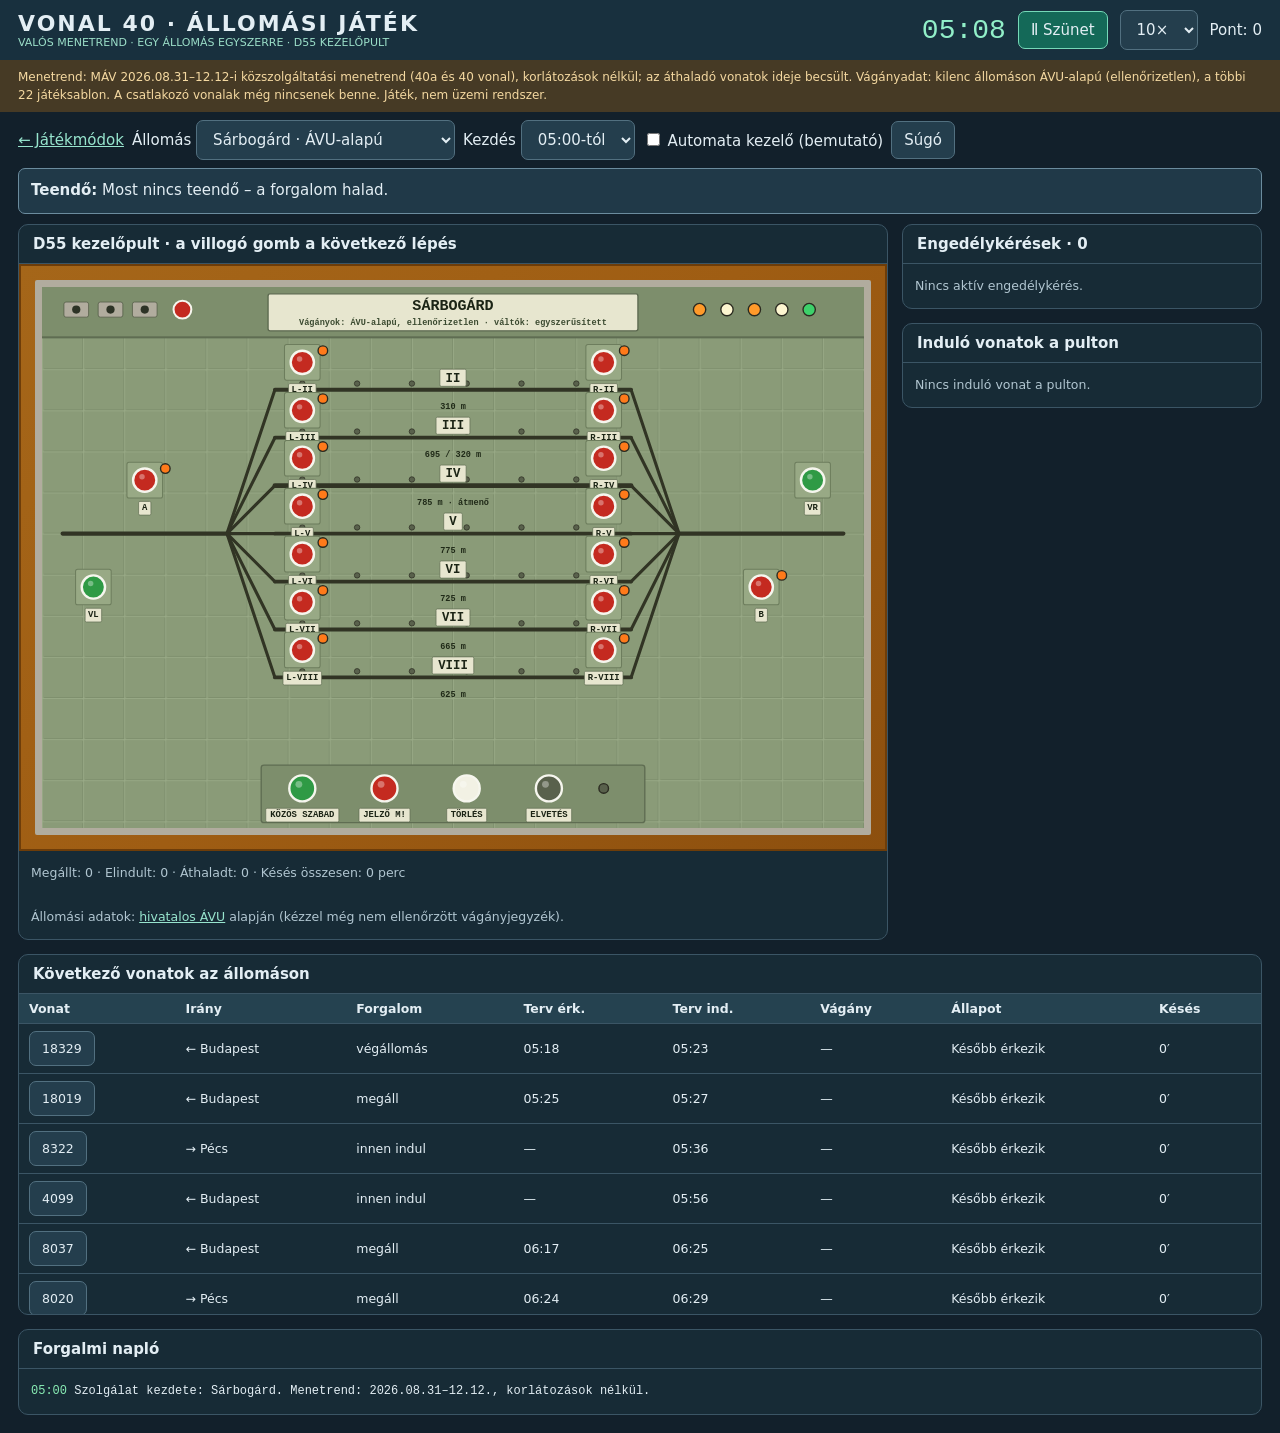
<file: allomas.html>
<!doctype html><html lang="hu"><head><meta charset="utf-8"><meta name="viewport" content="width=device-width,initial-scale=1"><title>VONAL 40 · Állomási játék</title><link rel="stylesheet" href="./style.css"><script defer src="./adatok.js"></script><script defer src="./allomas-motor.js"></script><script defer src="./pult.js"></script><script defer src="./allomas.js"></script></head><body class=""><header><div><div class="brand">VONAL 40 · ÁLLOMÁSI JÁTÉK</div><div class="tag">VALÓS MENETREND · EGY ÁLLOMÁS EGYSZERRE · D55 KEZELŐPULT</div></div><div class="grow"></div><div id="clock" class="clock">05:00</div><button id="play" class="primary">Ⅱ Szünet</button><select id="speed" aria-label="Időgyorsítás"><option value="1">1×</option><option value="5">5×</option><option value="10">10×</option><option value="30">30×</option><option value="60">60×</option></select><span>Pont: <span id="score">0</span></span></header>
<div class="warn">Menetrend: MÁV 2026.08.31–12.12-i közszolgáltatási menetrend (40a és 40 vonal), korlátozások nélkül; az áthaladó vonatok ideje becsült. Vágányadat: kilenc állomáson ÁVU-alapú (ellenőrizetlen), a többi 22 játéksablon. A csatlakozó vonalak még nincsenek benne. Játék, nem üzemi rendszer.</div>
<nav><a href="./index.html">← Játékmódok</a><label>Állomás <select id="station"></select></label><label>Kezdés <select id="start"></select></label><label><input id="auto" type="checkbox"> Automata kezelő (bemutató)</label><button onclick="document.getElementById('help').showModal()">Súgó</button></nav>
<div id="feedback" class="feedback" role="status" aria-live="polite"></div>
<main><section class="card"><h2>D55 kezelőpult · a villogó gomb a következő lépés</h2><div class="keys" id="keys"></div><div id="board" class="board"></div><div class="body small" id="stats"></div><div class="body small" id="src"></div></section>
<aside><section class="card"><h2>Engedélykérések · <span id="reqCount">0</span></h2><div id="requests" class="scroll"></div></section><section class="card" style="margin-top:14px"><h2>Induló vonatok a pulton</h2><div id="deps"></div></section></aside>
<section class="card full"><h2>Következő vonatok az állomáson</h2><div class="scroll"><table><thead><tr><th>Vonat</th><th>Irány</th><th>Forgalom</th><th>Terv érk.</th><th>Terv ind.</th><th>Vágány</th><th>Állapot</th><th>Késés</th></tr></thead><tbody id="trains"></tbody></table></div></section>
<section class="card full"><h2>Forgalmi napló</h2><div class="body log" id="log"></div></section></main>
<dialog id="dlg" style="max-width:95vw;background:#172f3d;color:#e0edf3;border:1px solid #7299aa;border-radius:10px"><h2 id="dlgTitle"></h2><div id="dlgBody" class="scroll"></div><p><button onclick="this.closest('dialog').close()">Bezárás</button></p></dialog>
<dialog id="help" style="max-width:min(780px,95vw);background:#172f3d;color:#e0edf3;border:1px solid #7299aa;border-radius:10px"><h2>Egy vonat fogadása</h2><ol class="small"><li>A közeledő vonat szürke címkével jelenik meg a pult szélén, az engedélykérés a jobb oldali listában.</li><li><b>Engedély:</b> válaszd ki a fogadóvágányt, majd „Engedélyt adok”.</li><li><b>Vágányút:</b> a villogó kezdőgomb (A Budapest felől, B Pécs felől), majd a vágány túlsó végén lévő villogó gomb (A után R-vágány, B után L-vágány). A vágányút fehéren kivilágosodik.</li><li><b>Jelző szabadra:</b> nyomd meg újra a kezdőgombot. A lámpa zöld lesz, a vonat behalad.</li><li><b>Kijárat:</b> a vágány kijárati gombja (R- jobbra, L- balra), a zöld célgomb (VR/VL), majd a kijárati gomb újra.</li><li>Alsó sor: KÖZÖS SZABAD, JELZŐ M! (megállj), TÖRLÉS (időzített oldás), ELVETÉS – nyomd meg a gombot, majd a jelzőt. Áthaladó vonatnak a bejárati és a kijárati vágányút is kell.</li></ol><p><button onclick="this.closest('dialog').close()">Bezárás</button></p></dialog></body></html>
</file>
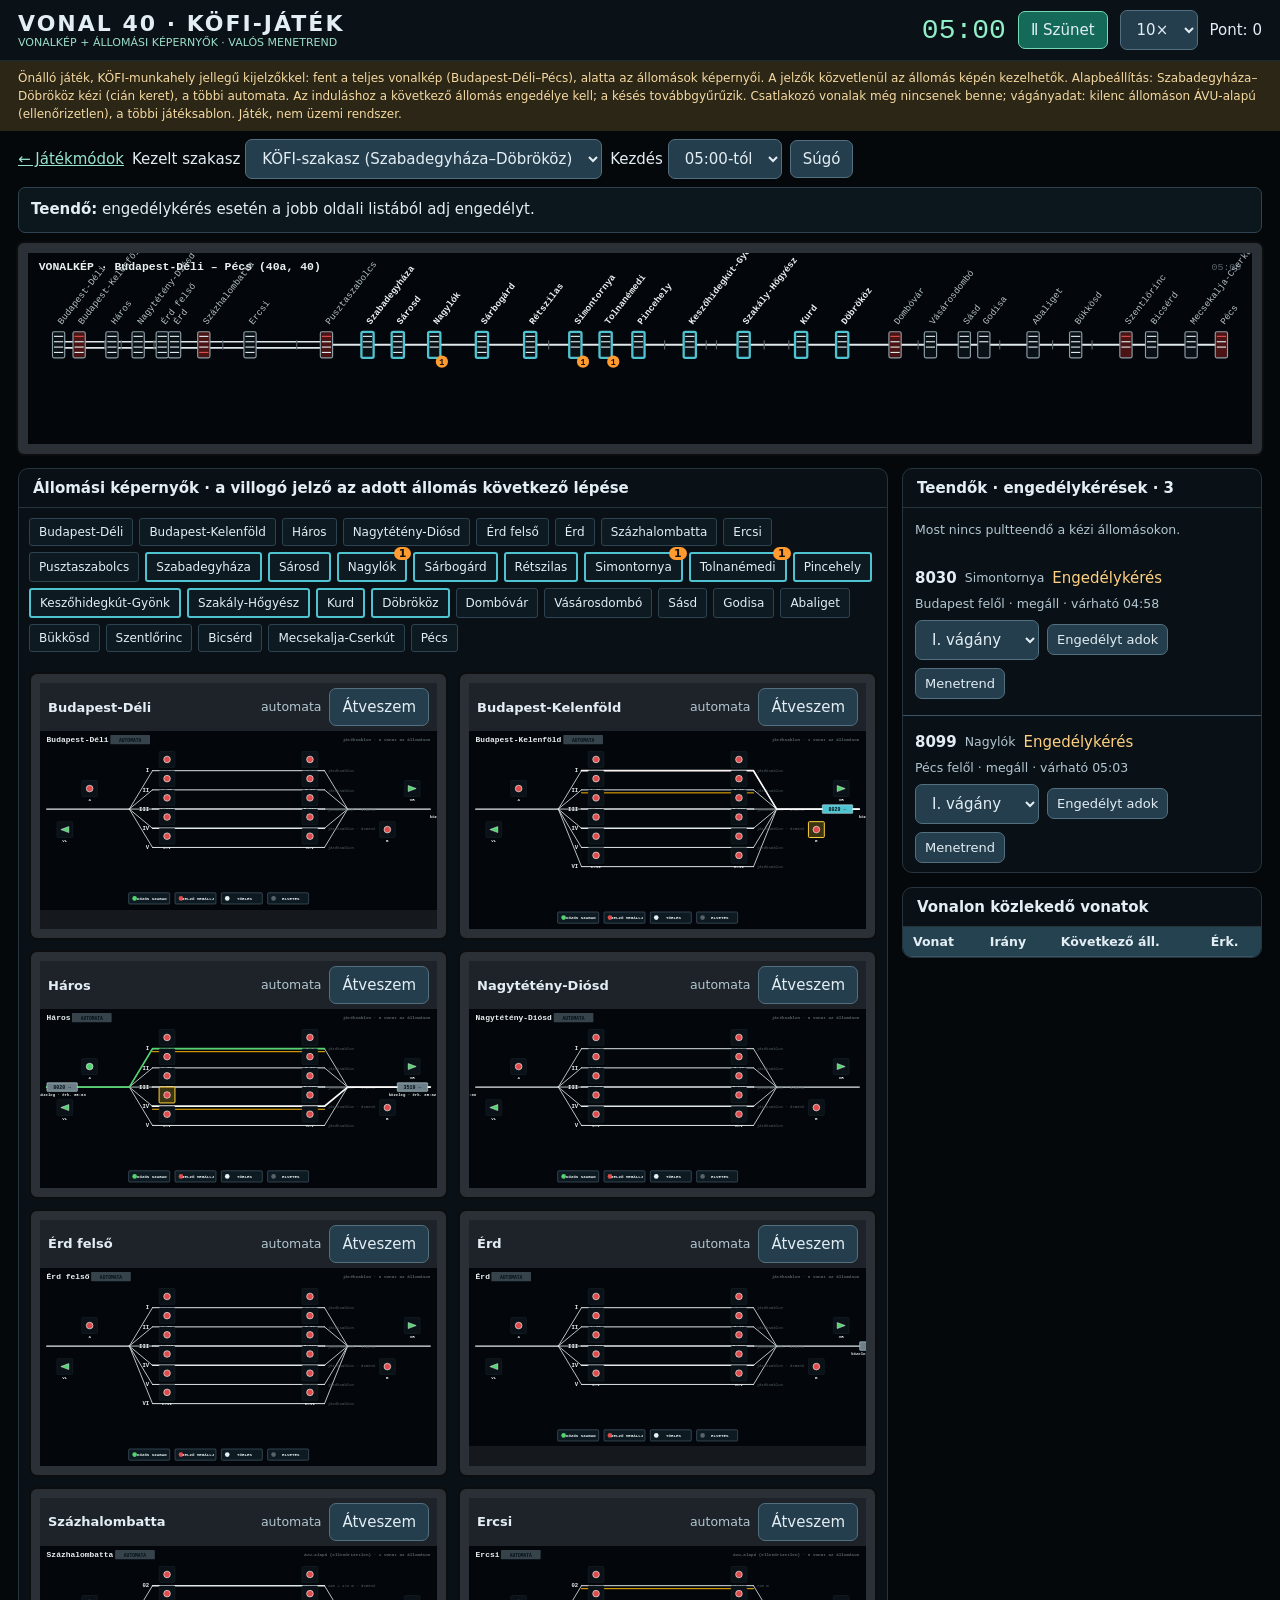
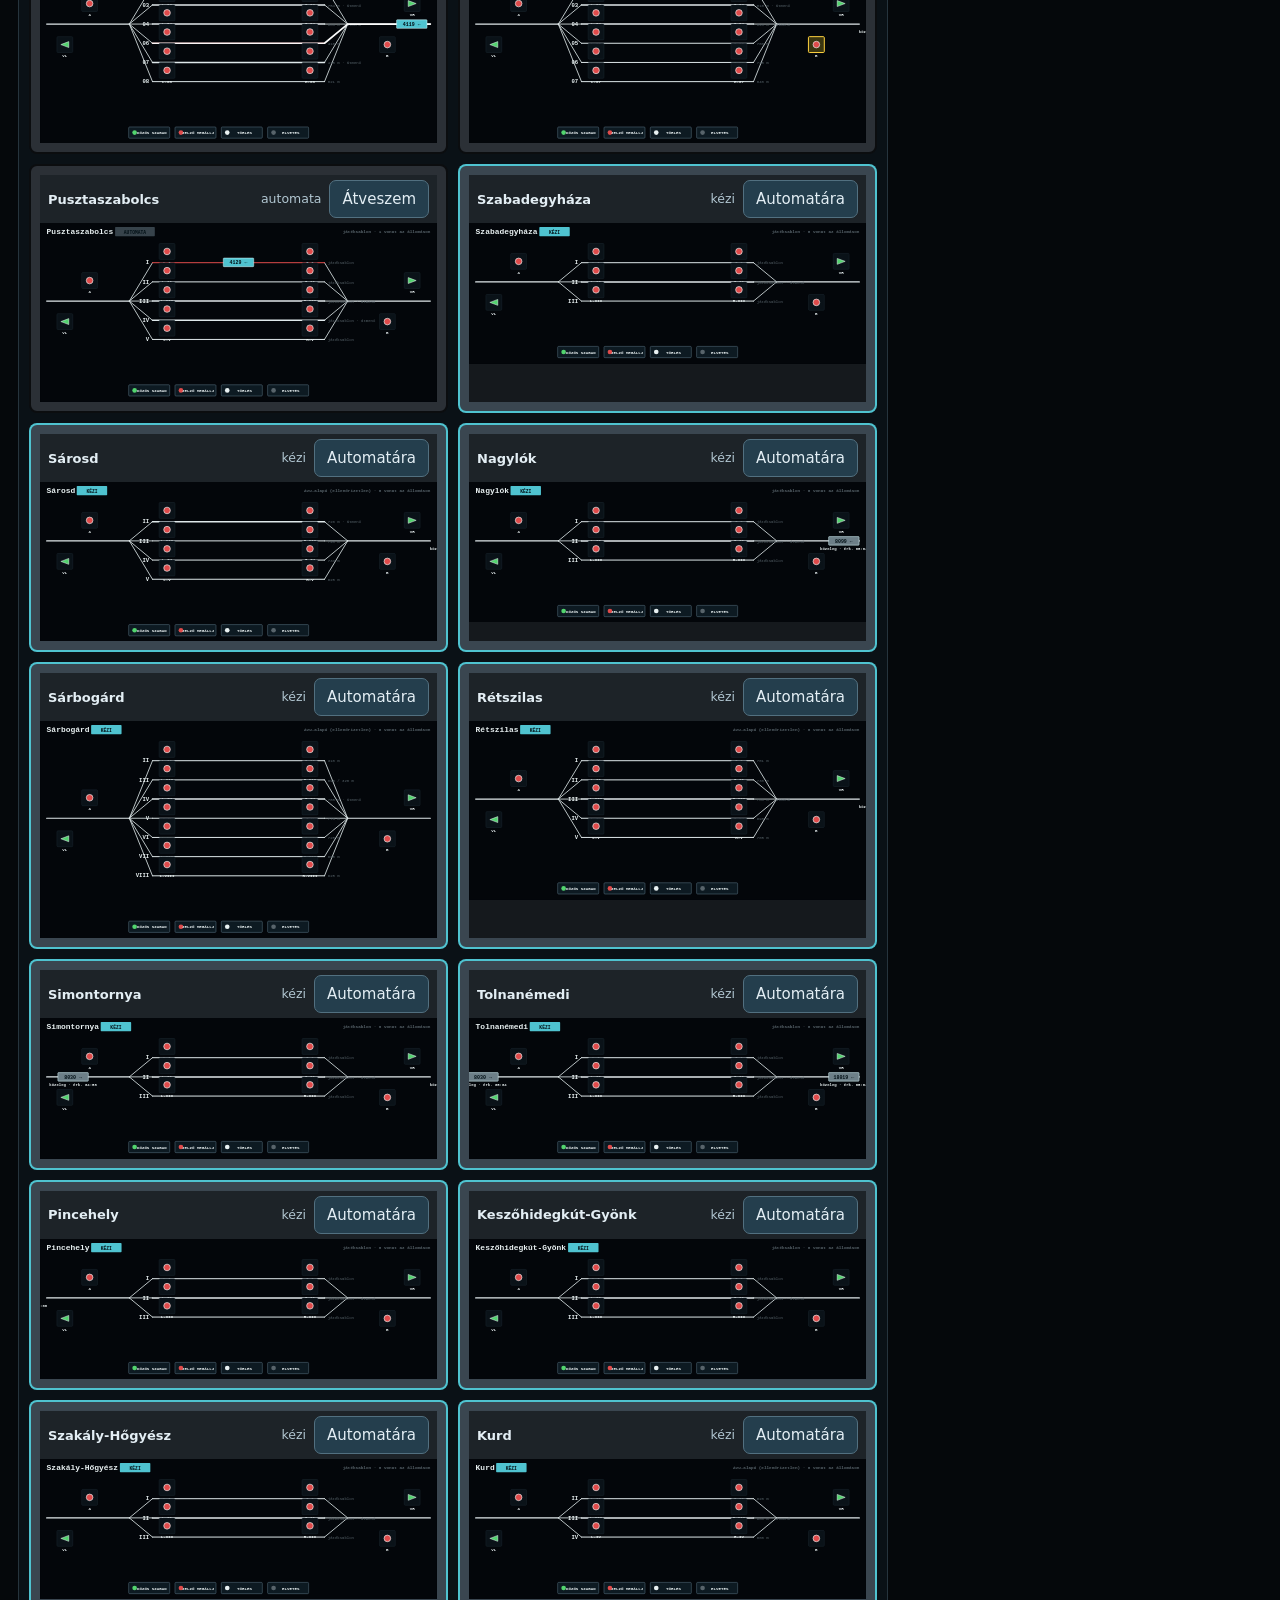
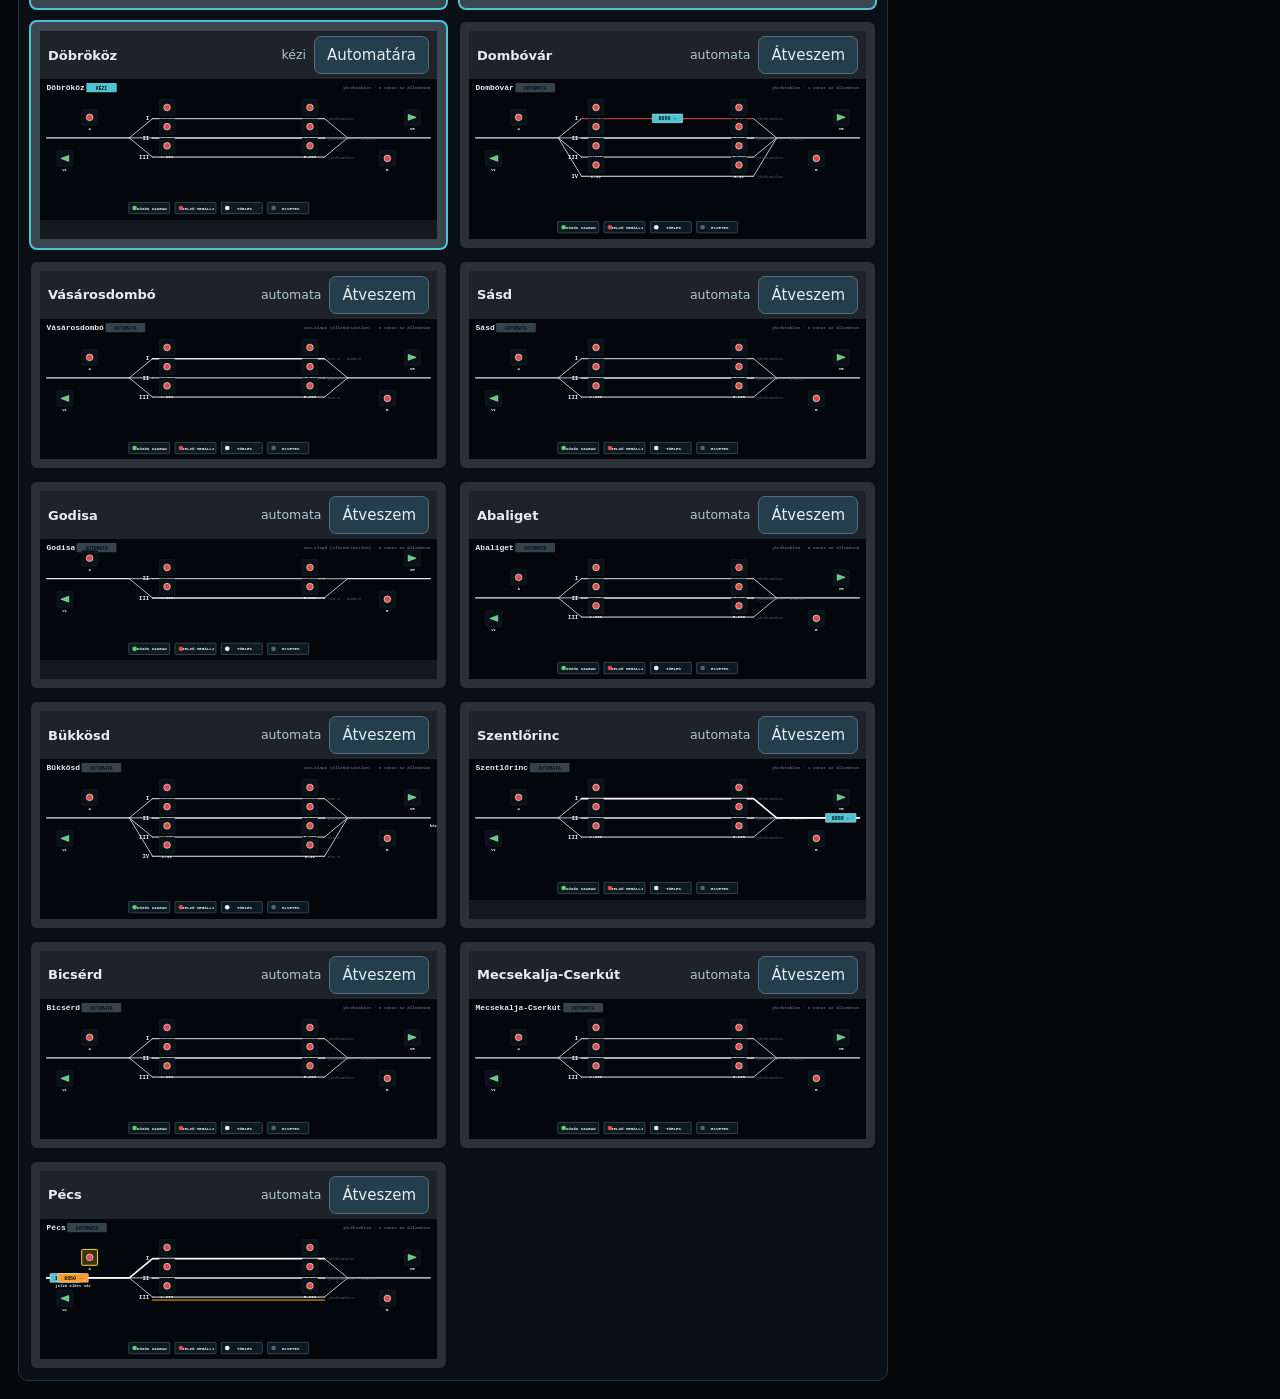
<file: kofi.html>
<!doctype html><html lang="hu"><head><meta charset="utf-8"><meta name="viewport" content="width=device-width,initial-scale=1"><title>VONAL 40 · KÖFI-játék</title><link rel="stylesheet" href="./style.css"><script defer src="./adatok.js"></script><script defer src="./allomas-motor.js"></script><script defer src="./pult.js"></script><script defer src="./kofi.js"></script></head><body class="kofi"><header><div><div class="brand">VONAL 40 · KÖFI-JÁTÉK</div><div class="tag">VONALKÉP + ÁLLOMÁSI KÉPERNYŐK · VALÓS MENETREND</div></div><div class="grow"></div><div id="clock" class="clock">05:00</div><button id="play" class="primary">Ⅱ Szünet</button><select id="speed" aria-label="Időgyorsítás"><option value="1">1×</option><option value="5">5×</option><option value="10">10×</option><option value="30">30×</option><option value="60">60×</option></select><span>Pont: <span id="score">0</span></span></header>
<div class="warn">Önálló játék, KÖFI-munkahely jellegű kijelzőkkel: fent a teljes vonalkép (Budapest-Déli–Pécs), alatta az állomások képernyői. A jelzők közvetlenül az állomás képén kezelhetők. Alapbeállítás: Szabadegyháza–Döbrököz kézi (cián keret), a többi automata. Az induláshoz a következő állomás engedélye kell; a késés továbbgyűrűzik. Csatlakozó vonalak még nincsenek benne; vágányadat: kilenc állomáson ÁVU-alapú (ellenőrizetlen), a többi játéksablon. Játék, nem üzemi rendszer.</div>
<nav><a href="./index.html">← Játékmódok</a><label>Kezelt szakasz <select id="scope"><option value="kofi">KÖFI-szakasz (Szabadegyháza–Döbrököz)</option><option value="all">Minden állomás kézzel</option><option value="auto">Minden automata (bemutató)</option></select></label><label>Kezdés <select id="start"></select></label><button onclick="document.getElementById('help').showModal()">Súgó</button></nav>
<div id="feedback" class="feedback" role="status" aria-live="polite"></div>
<div id="wall" class="wall"></div>
<main><section class="card"><h2>Állomási képernyők · a villogó jelző az adott állomás következő lépése</h2><div class="chips" id="chips"></div><div class="keys" id="keys"></div><div class="grid" id="grid"></div></section>
<aside class="sticky"><section class="card"><h2>Teendők · engedélykérések · <span id="reqCount">0</span></h2><div id="todo" class="body small"></div><div id="requests" class="scroll"></div></section><section class="card" style="margin-top:14px"><h2>Vonalon közlekedő vonatok</h2><div class="scroll" style="max-height:230px"><table><thead><tr><th>Vonat</th><th>Irány</th><th>Következő áll.</th><th>Érk.</th></tr></thead><tbody id="online"></tbody></table></div></section></aside></main>
<dialog id="dlg" style="max-width:95vw;background:#172f3d;color:#e0edf3;border:1px solid #7299aa;border-radius:10px"><h2 id="dlgTitle"></h2><div id="dlgBody" class="scroll"></div><p><button onclick="this.closest('dialog').close()">Bezárás</button></p></dialog>
<dialog id="help" style="max-width:min(780px,95vw);background:#172f3d;color:#e0edf3;border:1px solid #7299aa;border-radius:10px"><h2>KÖFI-kezelés</h2><ol class="small"><li>A vonalkép tetején az egész vonal látszik: piros állomás = vonat áll benne, narancs szám = engedélykérés, cián keret = kézzel kezelt állomás. Kattints egy állomásra, és az állomás képernyőjére ugrik.</li><li>Az engedélykérések jobb oldalon gyűlnek: válaszd ki a fogadóvágányt, majd „Engedélyt adok”.</li><li>A vágányutat és a jelzőt az állomás képernyőjén állítod: villogó kezdő jelző (piros pont), villogó cél, majd a kezdő jelző újra. A beállított vágányút fehér, a szabad jelzésű zöld, a foglalt vágány piros.</li><li>Indítás előtt a következő állomásnak engedélyt kell adnia; egyvágányú szakaszon (Pusztaszabolcstól) nem indulhat szembejövő vonat elé.</li></ol><p><button onclick="this.closest('dialog').close()">Bezárás</button></p></dialog></body></html>
</file>
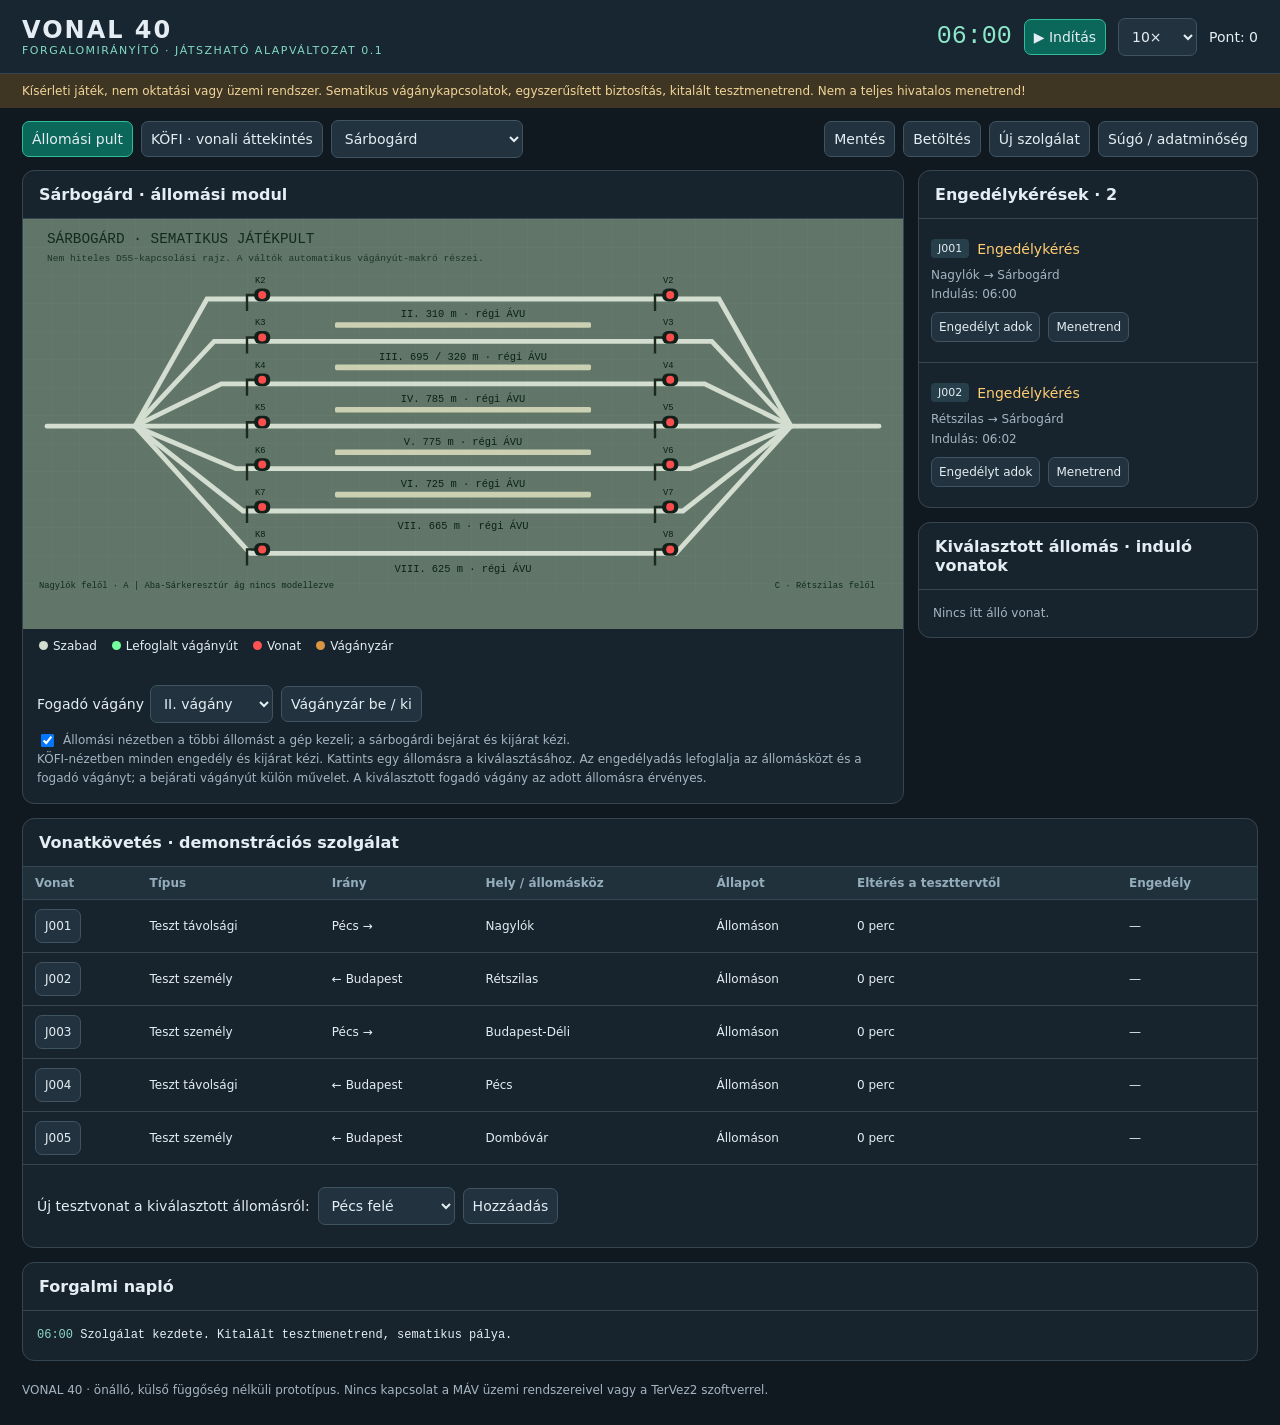
<file: Vonal40-jatek.html>
<!doctype html><html lang="hu"><head><meta charset="utf-8"><meta name="viewport" content="width=device-width,initial-scale=1"><title>VONAL 40 · Forgalomirányító játék</title><style>*{box-sizing:border-box}body{margin:0;background:#101820;color:#e4edf3;font:14px system-ui,-apple-system,Segoe UI,sans-serif}button,select,input{font:inherit;color:inherit;background:#22333f;border:1px solid #405360;border-radius:7px;padding:9px;cursor:pointer}button:hover{background:#344c5b}button:disabled{opacity:.35;cursor:not-allowed}button.active,.primary{background:#0c675b;border-color:#31bc9a}header{display:flex;align-items:center;gap:12px;padding:16px 22px;background:#172630;border-bottom:1px solid #354652;flex-wrap:wrap}.brand{font-size:24px;font-weight:750;letter-spacing:2px}.tag{font-size:11px;color:#83dac5;letter-spacing:1.5px}.spacer{flex:1}.clock{font:25px ui-monospace,monospace;color:#8ce6c9}.warn{padding:10px 22px;background:#3e3523;color:#f2d69b;font-size:12px}nav{display:flex;gap:8px;padding:12px 22px;align-items:center;flex-wrap:wrap}main{padding:0 22px 20px;display:grid;grid-template-columns:minmax(0,1fr) 340px;gap:14px}.card{border:1px solid #354652;background:#17242d;border-radius:12px;overflow:hidden}.card h2{font-size:16px;margin:0;padding:14px 16px;border-bottom:1px solid #354652}.body{padding:14px}.small{font-size:12px;color:#a4b5c2;line-height:1.6}.board{overflow:auto;background:#617669;min-height:410px}.board svg{display:block;min-width:850px;width:100%}.kofi{background:#07131d;overflow:auto;height:540px}.kofi svg{display:block;min-width:1000px;width:100%}svg text{font-family:ui-monospace,monospace}svg .click{cursor:pointer}.row{display:flex;gap:8px;align-items:center;flex-wrap:wrap;margin:8px 0}.pill{display:inline-block;padding:3px 7px;border-radius:4px;background:#273e4b;font-size:11px}.request{padding:12px;border-bottom:1px solid #354652}.request:last-child{border:0}.request button{font-size:12px;padding:7px}.green{color:#74e6b1}.amber{color:#ffcc73}.red{color:#ff8383}.full{grid-column:1/-1}.scroll{overflow:auto;max-height:330px}table{border-collapse:collapse;width:100%;font-size:12px}td,th{text-align:left;padding:9px 12px;border-bottom:1px solid #354652;white-space:nowrap}th{color:#93aeba;position:sticky;top:0;background:#20313c}a{color:#83dac5}details{margin:12px 0}summary{cursor:pointer}.log{font:12px ui-monospace,monospace;line-height:1.8;max-height:220px;overflow:auto}.legend{display:flex;gap:15px;padding:10px 16px;font-size:12px;flex-wrap:wrap}.dot{width:9px;height:9px;border-radius:50%;display:inline-block;margin-right:5px}.toast{position:fixed;bottom:20px;left:50%;transform:translateX(-50%);background:#283e49;border:1px solid #94b7bd;padding:14px 24px;border-radius:10px;z-index:9;max-width:90vw}dialog{background:#17242d;color:#e4edf3;border:1px solid #668391;border-radius:12px;width:750px;max-width:95vw;max-height:85vh}dialog::backdrop{background:#000b}#requests{max-height:410px;overflow:auto}label{display:flex;align-items:center;gap:6px}footer{padding:0 22px 25px}.info{padding:12px;background:#213744;border-radius:7px}.stat{color:#90d7c8} @media(max-width:1000px){main{grid-template-columns:1fr}header,nav{padding:12px}main{padding:0 12px 12px}.brand{font-size:20px}.board svg{min-width:900px}#requests{max-height:330px}}</style></head><body>
<header><div><div class="brand">VONAL 40</div><div class="tag">FORGALOMIRÁNYÍTÓ · JÁTSZHATÓ ALAPVÁLTOZAT 0.1</div></div><div class="spacer"></div><div id="clock" class="clock">06:00</div><button id="play" class="primary">▶ Indítás</button><select id="speed" aria-label="Időgyorsítás"><option value="1">1×</option><option value="10">10×</option><option value="30">30×</option><option value="60">60×</option><option value="120">120×</option></select><span>Pont: <span id="score">0</span></span></header>
<div class="warn">Kísérleti játék, nem oktatási vagy üzemi rendszer. Sematikus vágánykapcsolatok, egyszerűsített biztosítás, kitalált tesztmenetrend. Nem a teljes hivatalos menetrend!</div>
<nav><button id="stationTab" onclick="setView('station')">Állomási pult</button><button id="kofiTab" onclick="setView('kofi')">KÖFI · vonali áttekintés</button><select id="station" aria-label="Állomás"></select><div class="spacer"></div><button onclick="save()">Mentés</button><button onclick="load()">Betöltés</button><button onclick="reset()">Új szolgálat</button><button onclick="document.getElementById('help').showModal()">Súgó / adatminőség</button></nav>
<main><section class="card"><h2 id="title"></h2><div id="board" class="board"></div><div id="kofi" class="kofi" hidden></div><div class="legend"><span><i class="dot" style="background:#d3ddd0"></i>Szabad</span><span><i class="dot" style="background:#76ff9f"></i>Lefoglalt vágányút</span><span><i class="dot" style="background:#ff5252"></i>Vonat</span><span><i class="dot" style="background:#d89642"></i>Vágányzár</span></div><div class="body"><div class="row"><label>Fogadó vágány <select id="track"></select></label><button id="closeTrack">Vágányzár be / ki</button></div><label class="small"><input id="auto" type="checkbox" checked> Állomási nézetben a többi állomást a gép kezeli; a sárbogárdi bejárat és kijárat kézi.</label><div class="small">KÖFI-nézetben minden engedély és kijárat kézi. Kattints egy állomásra a kiválasztásához. Az engedélyadás lefoglalja az állomásközt és a fogadó vágányt; a bejárati vágányút külön művelet. A kiválasztott fogadó vágány az adott állomásra érvényes.</div></div></section>
<aside><section class="card"><h2>Engedélykérések · <span id="requestCount"></span></h2><div id="requests"></div></section><section class="card" style="margin-top:14px"><h2>Kiválasztott állomás · induló vonatok</h2><div id="local"></div></section></aside>
<section class="card full"><h2>Vonatkövetés · demonstrációs szolgálat</h2><div class="scroll"><table><thead><tr><th>Vonat</th><th>Típus</th><th>Irány</th><th>Hely / állomásköz</th><th>Állapot</th><th>Eltérés a teszttervtől</th><th>Engedély</th></tr></thead><tbody id="trains"></tbody></table></div><div class="body row"><span>Új tesztvonat a kiválasztott állomásról:</span><select id="direction"><option value="1">Pécs felé</option><option value="-1">Budapest felé</option></select><button id="add">Hozzáadás</button></div></section>
<section class="card full"><h2>Forgalmi napló</h2><div class="body log" id="log"></div></section></main>
<footer class="small">VONAL 40 · önálló, külső függőség nélküli prototípus. Nincs kapcsolat a MÁV üzemi rendszereivel vagy a TerVez2 szoftverrel.</footer><div id="toast" class="toast" hidden></div>
<dialog id="trainDialog"><h2 id="trainTitle"></h2><p class="small">Ezek játékhoz számított időpontok: 65 km/h modellsebességből és egyszerűsített megállási időkből készülnek. Nem használhatók utazástervezéshez.</p><div class="scroll"><table><thead><tr><th>Szolgálati hely</th><th>Terv érkezés</th><th>Terv indulás</th><th>Tény érkezés</th></tr></thead><tbody id="schedule"></tbody></table></div><p><button onclick="this.closest('dialog').close()">Bezárás</button></p></dialog>
<dialog id="help"><h2>Első szolgálat · használat</h2><ol><li>A szimuláció szünetben indul, Sárbogárd van kiválasztva. J001 Nagylók felől engedélyt kér.</li><li>Válassz fogadó vágányt (például IV.), majd kattints az „Engedélyt adok” gombra.</li><li>A „Bejárati vágányút” külön állítja a bejáratot. Enélkül a vonat a bejárati jelző előtt vár.</li><li>Indítsd az órát, próbaként 60× gyorsítással. A szomszédos állomás kijáratát állomási módban a gép kezeli.</li><li>Érkezés után a vonat legalább egy játékpercet áll. Ha Rétszilas megadta az engedélyt, a helyi „Kijárati vágányút / indítás” gombbal indíthatod tovább.</li><li>KÖFI módban az összes állomást te kezeled: a célállomás ad engedélyt, a kiindulási állomásról külön kijárat szükséges. A gépi kezelés ilyenkor nem működik.</li></ol>
<h3>Mi ellenőrzött és mi nem?</h3><p>Az útvonal helynevei és sorrendje nyilvános vonalleírásból származnak. A sárbogárdi II–VIII. vágányok számozása és feltüntetett hossza régi ÁVU-adat. A rajzi geometriát, váltókapcsolatokat, peronrajzot és jelzőfunkciókat nem hitelesítettük. A többi állomás háromvágányos játéksablont kapott, nem a valós vágányszámát.</p><p>Az ercsi régi nyomvonal szerepel. A gyors elkerülő külön ága, Iváncsa forgalmi kitérő, a csatlakozó vonalak, a teljes déli/kelenföldi vágányhálózat és a részletes térközök még hiányoznak. A megállóhelyek nem adnak engedélyt. Az északi kétvágányú szakaszon irányonként külön modell-állomásköz, délebbre közös egyvágányú kizárás van. Valós térközi követés helyett szakaszonként egy vonatot engedünk.</p><p>Sárbogárd teljes I–XVI. vágányhálózata nincs megépítve; itt csak II–VIII. játékbeli fogadóvágányok vannak. A K/V feliratok nem működő valós jelzőkiosztást jelentenek. Nincs tolatás, oldalvédelem, valós D55 nyomógombkezelés vagy többfogalmú jelzésrendszer. A vonatok pontszerűek, a vágányutak makrók. Ez játéklogika, nem vasúti biztonsági modell.</p><h3>Menetrendi állapot</h3><p>A J001 stb. azonosítók és időpontok kitalált tesztadatok. A teljes 2025–2026-os MÁV-menetrend nincs beépítve. A következő tartalmi lépés a 40a és 40 táblák naptárral ellenőrzött feldolgozása.</p>
<h3>Felhasznált források</h3><ul><li><a href="https://www.mavcsoport.hu/sites/default/files/upload/page/sarbogard.pdf" target="_blank" rel="noopener">MÁV: Sárbogárd ÁVU · 2015-ös dokumentum, 2019-es módosítási jelölések</a></li><li><a href="https://hu.wikipedia.org/wiki/Budapest%E2%80%93P%C3%A9cs-vas%C3%BAtvonal" target="_blank" rel="noopener">Budapest–Pécs-vasútvonal · helynevek és távolságok</a> · származtatott adatok, CC BY-SA, attribúció a szócikk szerzőinek</li><li><a href="https://www.mavcsoport.hu/mav-szemelyszallitas/belfoldi-utazas/2025-2026-evi-belfoldi-vasuti-menetrend" target="_blank" rel="noopener">MÁV menetrendi forrás · még nem importált</a></li></ul><p><button onclick="this.closest('dialog').close()">Bezárás</button></p></dialog>
<script>"use strict";
const STATIONS=[{"id": 0, "name": "Budapest-Déli", "km": -4, "control": true, "tracks": ["I", "II", "III"]}, {"id": 1, "name": "Budapest-Kelenföld", "km": 0, "control": true, "tracks": ["I", "II", "III"]}, {"id": 2, "name": "Budafok", "km": 5, "control": false, "tracks": []}, {"id": 3, "name": "Háros", "km": 6.4, "control": true, "tracks": ["I", "II", "III"]}, {"id": 4, "name": "Budatétény", "km": 8.2, "control": false, "tracks": []}, {"id": 5, "name": "Barosstelep", "km": 10.4, "control": false, "tracks": []}, {"id": 6, "name": "Nagytétény-Diósd", "km": 11.5, "control": true, "tracks": ["I", "II", "III"]}, {"id": 7, "name": "Érdliget", "km": 14.6, "control": false, "tracks": []}, {"id": 8, "name": "Érd felső", "km": 16.2, "control": true, "tracks": ["I", "II", "III"]}, {"id": 9, "name": "Érd", "km": 18.6, "control": true, "tracks": ["I", "II", "III"]}, {"id": 10, "name": "Százhalombatta", "km": 24.3, "control": true, "tracks": ["I", "II", "III"]}, {"id": 11, "name": "Dunai Finomító", "km": 28, "control": false, "tracks": []}, {"id": 12, "name": "Ercsi", "km": 33.3, "control": true, "tracks": ["I", "II", "III"]}, {"id": 13, "name": "Iváncsa", "km": 42.4, "control": false, "tracks": []}, {"id": 14, "name": "Pusztaszabolcs", "km": 48.2, "control": true, "tracks": ["I", "II", "III"]}, {"id": 15, "name": "Szabadegyháza", "km": 56.2, "control": true, "tracks": ["I", "II", "III"]}, {"id": 16, "name": "Sárosd", "km": 62.1, "control": true, "tracks": ["I", "II", "III"]}, {"id": 17, "name": "Nagylók", "km": 69.2, "control": true, "tracks": ["I", "II", "III"]}, {"id": 18, "name": "Sárbogárd", "km": 78.5, "control": true, "tracks": ["II", "III", "IV", "V", "VI", "VII", "VIII"]}, {"id": 19, "name": "Rétszilas", "km": 87.9, "control": true, "tracks": ["I", "II", "III"]}, {"id": 20, "name": "Sáregres", "km": 91.5, "control": false, "tracks": []}, {"id": 21, "name": "Simontornya", "km": 96.7, "control": true, "tracks": ["I", "II", "III"]}, {"id": 22, "name": "Tolnanémedi", "km": 102.6, "control": true, "tracks": ["I", "II", "III"]}, {"id": 23, "name": "Pincehely", "km": 109, "control": true, "tracks": ["I", "II", "III"]}, {"id": 24, "name": "Belecska", "km": 114.1, "control": false, "tracks": []}, {"id": 25, "name": "Keszőhidegkút-Gyönk", "km": 119, "control": true, "tracks": ["I", "II", "III"]}, {"id": 26, "name": "Szárazd", "km": 122.2, "control": false, "tracks": []}, {"id": 27, "name": "Regöly", "km": 124.2, "control": false, "tracks": []}, {"id": 28, "name": "Szakály-Hőgyész", "km": 129.5, "control": true, "tracks": ["I", "II", "III"]}, {"id": 29, "name": "Dúzs", "km": 133.5, "control": false, "tracks": []}, {"id": 30, "name": "Csibrák", "km": 138.3, "control": false, "tracks": []}, {"id": 31, "name": "Kurd", "km": 140.7, "control": true, "tracks": ["I", "II", "III"]}, {"id": 32, "name": "Döbrököz", "km": 148.7, "control": true, "tracks": ["I", "II", "III"]}, {"id": 33, "name": "Dombóvár", "km": 159, "control": true, "tracks": ["I", "II", "III"]}, {"id": 34, "name": "Kaposszekcső", "km": 163.5, "control": false, "tracks": []}, {"id": 35, "name": "Vásárosdombó", "km": 165.9, "control": true, "tracks": ["I", "II", "III"]}, {"id": 36, "name": "Sásd", "km": 172.5, "control": true, "tracks": ["I", "II", "III"]}, {"id": 37, "name": "Godisa", "km": 176.3, "control": true, "tracks": ["I", "II", "III"]}, {"id": 38, "name": "Szatina-Kishajmás", "km": 179.4, "control": false, "tracks": []}, {"id": 39, "name": "Abaliget", "km": 185.9, "control": true, "tracks": ["I", "II", "III"]}, {"id": 40, "name": "Hetvehely", "km": 189.7, "control": false, "tracks": []}, {"id": 41, "name": "Bükkösd", "km": 194.2, "control": true, "tracks": ["I", "II", "III"]}, {"id": 42, "name": "Cserdi-Helesfa", "km": 197.4, "control": false, "tracks": []}, {"id": 43, "name": "Szentlőrinc", "km": 204, "control": true, "tracks": ["I", "II", "III"]}, {"id": 44, "name": "Bicsérd", "km": 209, "control": true, "tracks": ["I", "II", "III"]}, {"id": 45, "name": "Mecsekalja-Cserkút", "km": 216.7, "control": true, "tracks": ["I", "II", "III"]}, {"id": 46, "name": "Pécs", "km": 222.6, "control": true, "tracks": ["I", "II", "III"]}];
const SB=STATIONS.findIndex(s=>s.name==='Sárbogárd');
class Simulation {
 constructor(){this.time=360;this.paused=true;this.speed=10;this.score=0;this.logs=[];this.trains=[];this.permissions={};this.edges={};this.closed={};this.auto=true;this.view='station';this.selected=SB;this.serial=0;this.seed();}
 log(msg){this.logs.unshift({time:this.time,msg});this.logs=this.logs.slice(0,100);}
 next(t){let n=t.at+t.dir;while(n>=0&&n<STATIONS.length&&!STATIONS[n].control)n+=t.dir;return n<0||n>=STATIONS.length?null:n;}
 edge(a,b,dir){return Math.max(a,b)<=14?`${Math.min(a,b)}:${Math.max(a,b)}:${dir}`:`${Math.min(a,b)}:${Math.max(a,b)}`;}
 trackBusy(s,tr,except){return this.trains.some(t=>t.id!==except&&t.phase!=='done'&&t.phase!=='running'&&t.phase!=='entry'&&t.at===s&&t.track===tr)||Object.values(this.permissions).some(p=>p.to===s&&p.track===tr&&p.id!==except);}
 free(s){return STATIONS[s].tracks.find(tr=>!this.closed[`${s}:${tr}`]&&!this.trackBusy(s,tr));}
 add(at,dir,dep,label){let track=this.free(at);if(!track)return null;const t={id:'J'+String(++this.serial).padStart(3,'0'),label:label||'Teszt személy',at,dir,track,dep,phase:'station',out:false,delay:0,history:[],plan:[]};let prev=at,tm=dep;t.plan.push({station:at,arr:null,dep:tm});for(let n=at+dir;n>=0&&n<STATIONS.length;n+=dir){tm+=Math.abs(STATIONS[n].km-STATIONS[prev].km)/65*60;let arr=tm;tm+=STATIONS[n].control?1:0.5;t.plan.push({station:n,arr,dep:tm});prev=n;}this.trains.push(t);return t;}
 seed(){this.add(17,1,360,'Teszt távolsági');this.add(19,-1,362,'Teszt személy');this.add(0,1,363,'Teszt személy');this.add(46,-1,364,'Teszt távolsági');this.add(33,-1,368,'Teszt személy');this.log('Szolgálat kezdete. Kitalált tesztmenetrend, sematikus pálya.');}
 request(t){return t.phase==='station'&&this.next(t)!==null&&this.time>=t.dep-3&&!this.permissions[t.id];}
 grant(id,track){let t=this.trains.find(t=>t.id===id);if(!t||!this.request(t))return {ok:false,msg:'Nincs aktív engedélykérés.'};let to=this.next(t),key=this.edge(t.at,to,t.dir);track=track||this.free(to);if(!track||!STATIONS[to].tracks.includes(track)||this.trackBusy(to,track)||this.closed[`${to}:${track}`])return {ok:false,msg:'A fogadó vágány foglalt, lezárt vagy nem létezik.'};if(this.edges[key])return {ok:false,msg:'Az állomásköz foglalt vagy már engedélyezett.'};this.edges[key]=id;this.permissions[id]={id,from:t.at,to,track,key,entry:false};this.log(`${id}: engedély ${STATIONS[t.at].name} → ${STATIONS[to].name}, ${track}. vágány.`);return {ok:true};}
 entry(id){let p=this.permissions[id];if(!p)return {ok:false,msg:'Előbb engedélyt kell adni.'};if(this.trains.some(t=>t.id!==id&&['running','entry'].includes(t.phase)&&this.permissions[t.id]?.to===p.to&&this.permissions[t.id]?.entry))return {ok:false,msg:'Másik bejárati vágányút lezárva. Várj a beérkezésig.'};p.entry=true;this.log(`${id}: bejárati vágányút lezárva, jelző szabad (egyszerűsített).`);return {ok:true};}
 depart(id){let t=this.trains.find(t=>t.id===id);if(!t||t.phase!=='station')return {ok:false,msg:'A vonat nincs az állomáson.'};if(!this.permissions[id])return {ok:false,msg:'A következő állomás még nem adott engedélyt.'};t.out=true;this.log(`${id}: kijárati vágányút beállítva.`);return {ok:true};}
 cancel(id){let p=this.permissions[id],t=this.trains.find(t=>t.id===id);if(!p||t.phase!=='station')return {ok:false,msg:'Elindult vonat engedélye nem törölhető.'};delete this.edges[p.key];delete this.permissions[id];t.out=false;this.log(`${id}: engedély és vágányút visszavonva.`);return {ok:true};}
 toggle(s,tr){if(this.trackBusy(s,tr))return {ok:false,msg:'Foglalt vagy lefoglalt vágány nem zárható le.'};let k=`${s}:${tr}`;this.closed[k]=!this.closed[k];this.log(`${STATIONS[s].name} ${tr}. vágány: ${this.closed[k]?'lezárva':'megnyitva'}.`);return {ok:true};}
 tick(dt){this.time+=dt;for(let t of this.trains){if(t.phase==='done')continue;let p=this.permissions[t.id];let n=this.next(t);if(t.phase==='station'&&n===null&&this.time>=t.dep){t.phase='done';this.score+=100;this.log(`${t.id}: célba ért.`);continue;}
 if(this.auto&&this.view==='station'&&t.phase==='station'){
 if(n!==null&&n!==SB&&this.request(t))this.grant(t.id);
 p=this.permissions[t.id];if(p&&p.to!==SB&&!p.entry)this.entry(t.id);
 if(t.at!==SB&&p)t.out=true;
 }
 p=this.permissions[t.id];
 if(t.phase==='station'&&p&&t.out&&this.time>=t.dep){t.phase='running';t.started=this.time;t.duration=Math.abs(STATIONS[p.to].km-STATIONS[t.at].km)/65*60;let stops=STATIONS.filter(s=>s.id>Math.min(t.at,p.to)&&s.id<Math.max(t.at,p.to)&&!s.control).length;t.duration+=stops*0.5;t.arrival=this.time+t.duration;this.log(`${t.id}: elindult ${STATIONS[t.at].name} állomásról.`);}
 if(['running','entry'].includes(t.phase)&&p&&this.time>=t.arrival){if(!p.entry){if(t.phase!=='entry')this.log(`${t.id}: a bejárati jelző előtt vár ${STATIONS[p.to].name} állomásnál.`);t.phase='entry';}else{let planned=t.plan.find(x=>x.station===p.to);t.history.push({station:p.to,arr:this.time});t.delay=Math.max(0,this.time-(planned?.arr||this.time));t.at=p.to;t.track=p.track;t.phase='station';t.out=false;t.dep=Math.max(this.time+1,planned?.dep||this.time+1);delete this.edges[p.key];delete this.permissions[t.id];this.score+=Math.max(1,10-Math.floor(t.delay));this.log(`${t.id}: megérkezett ${STATIONS[t.at].name}, ${t.track}. vágány.`);}}
 }}
}
if(typeof module!=='undefined')module.exports={Simulation,STATIONS,SB};
</script><script>let sim=new Simulation();
const $=id=>document.getElementById(id);
const esc=s=>String(s).replace(/[&<>"']/g,c=>({'&':'&amp;','<':'&lt;','>':'&gt;','"':'&quot;',"'":'&#39;'}[c]));
const fmt=t=>t===null||t===undefined?'—':`${String(Math.floor(t/60)%24).padStart(2,'0')}:${String(Math.floor(t%60)).padStart(2,'0')}`;
const status={station:'Állomáson',running:'Vonali menet',entry:'Bejárat előtt vár',done:'Célba ért'};
function toast(msg){$('toast').textContent=msg;$('toast').hidden=false;clearTimeout(window.toastTimer);window.toastTimer=setTimeout(()=>$('toast').hidden=true,4000);}
function action(kind,id){let r;if(kind==='grant'){let t=sim.trains.find(x=>x.id===id),to=sim.next(t);r=sim.grant(id,to===sim.selected?$('track').value:undefined);}else r=sim[kind](id);if(!r.ok)toast(r.msg);render();}
function setView(v){sim.view=v;render();}
function selectStation(id){sim.selected=Number(id);render();}
function path(d,c,w=6,extra=''){return `<path d="${d}" fill="none" stroke="${c}" stroke-width="${w}" stroke-linecap="round" ${extra}/>`;}
function signal(x,y,name,on){return `<g><path d="M${x} ${y+15}v-20h14" stroke="#1c2820" stroke-width="3" fill="none"/><rect x="${x+9}" y="${y-13}" width="20" height="16" rx="7" fill="#12201a"/><circle cx="${x+19}" cy="${y-5}" r="5" fill="${on?'#46ff83':'#fa4d4d'}"/><text x="${x+10}" y="${y-20}" fill="#0c2017" font-size="11">${name}</text></g>`;}
function drawStation(){let s=STATIONS[sim.selected],tracks=s.tracks,h=100+tracks.length*53;let str=`<svg viewBox="0 0 1100 ${h}" role="img" aria-label="Sematikus állomási pult"><defs><pattern id="grid" width="35" height="35" patternUnits="userSpaceOnUse"><path d="M35 0H0V35" fill="none" stroke="#ffffff0d"/></pattern></defs><rect width="1100" height="${h}" fill="url(#grid)"/><text x="30" y="30" fill="#122a1d" font-size="18">${esc(s.name.toUpperCase())} · SEMATIKUS JÁTÉKPULT</text><text x="30" y="52" fill="#1d3527" font-size="12">Nem hiteles D55-kapcsolási rajz. A váltók automatikus vágányút-makró részei.</text>`;
let mid=100+Math.floor(tracks.length/2)*53;str+=path(`M30 ${mid}H140`,'#d3ddd0')+path(`M960 ${mid}H1070`,'#d3ddd0');
tracks.forEach((tr,j)=>{let y=100+j*53,occ=sim.trains.find(t=>t.at===s.id&&t.track===tr&&t.phase==='station'),p=Object.values(sim.permissions).find(p=>p.to===s.id&&p.track===tr),closed=sim.closed[`${s.id}:${tr}`],color=occ?'#ff5252':closed?'#d89642':p?'#76ff9f':'#d3ddd0';str+=path(`M140 ${mid}L${230+j*9} ${y}H${870-j*9}L960 ${mid}`,color,6)+`<text x="550" y="${y+23}" text-anchor="middle" fill="#0c2017" font-size="13">${tr}. ${s.id===SB?({'II':'310','III':'695 / 320','IV':'785','V':'775','VI':'725','VII':'665','VIII':'625'}[tr]+' m · régi ÁVU'):''}</text>`;
if(j<5)str+=`<rect x="390" y="${y+29}" width="320" height="7" rx="2" fill="#ccd0b2"/>`;
str+=signal(280,y,`${s.id===SB?'K':'J'}${j+2}`,sim.trains.some(t=>t.at===s.id&&t.track===tr&&t.out&&t.phase==='station'))+signal(790,y,`${s.id===SB?'V':'J'}${j+2}`,!!p?.entry);
if(occ)str+=`<g class="click" onclick="showTrain('${occ.id}')"><rect x="475" y="${y-12}" width="140" height="23" rx="4" fill="#a72f38"/><text x="545" y="${y+4}" text-anchor="middle" fill="white" font-size="13">${occ.id} ${occ.dir===1?'→':'←'}</text></g>`;
if(p)str+=`<text x="690" y="${y-12}" fill="#0c3e22" font-size="12">${p.id} ${p.entry?'BEJÁRAT':'ENGEDÉLY'}</text>`;if(closed)str+=`<text x="450" y="${y-15}" fill="#633100">VÁGÁNYZÁR</text>`;});str+=`<text x="20" y="${h-10}" fill="#0e2b1a" font-size="11">${s.id===SB?'Nagylók felől · A | Aba-Sárkeresztúr ág nincs modellezve':'Budapest felől'} </text><text x="1065" y="${h-10}" text-anchor="end" fill="#0e2b1a" font-size="11">${s.id===SB?'C · Rétszilas felől':'Pécs felől'}</text></svg>`;$('board').innerHTML=str;}
function drawKofi(){let cols=8,rows=Math.ceil(STATIONS.length/cols),w=1440,h=rows*145+60;let pos=i=>({x:85+(i%cols)*180,y:80+Math.floor(i/cols)*145});let str=`<svg viewBox="0 0 ${w} ${h}"><text x="25" y="25" fill="#82a3b7" font-size="14">40a + 40 · Budapest-Déli → Pécs · soronként balról jobbra</text>`;
STATIONS.forEach((s,i)=>{let {x,y}=pos(i);if(i){let a=pos(i-1);str+=path(`M${a.x} ${a.y}L${x} ${y}`,'#284454',2);if(i<=14)str+=path(`M${a.x} ${a.y+6}L${x} ${y+6}`,'#284454',2);}let occ=sim.trains.filter(t=>t.at===i&&t.phase==='station'),req=sim.trains.some(t=>sim.request(t)&&sim.next(t)===i);str+=`<g class="click" onclick="${s.control?`selectStation(${i})`:`toast('Megállóhely: nincs önálló állomási pult ebben a modellben.')`}"><rect x="${x-66}" y="${y-18}" width="132" height="36" rx="${s.control?4:16}" fill="${i===sim.selected?'#214b5b':'#10232e'}" stroke="${req?'#ffca63':occ.length?'#ff6d76':s.control?'#83b8c6':'#365665'}" stroke-width="2"/>${s.control?path(`M${x-50} ${y-6}H${x+50}M${x-50} ${y+6}H${x+50}`,'#9aafb6',3):path(`M${x-45} ${y}H${x+45}`,'#9aafb6',3)}<text x="${x}" y="${y+36}" fill="${i===SB?'#8df4c4':'#c5dce5'}" font-size="11" text-anchor="middle">${esc(s.name)}</text><text x="${x}" y="${y+53}" fill="#698898" font-size="10" text-anchor="middle">${s.control?'játékállomás':'megállóhely'}${req?' · engedélykérés':''}</text><text x="${x}" y="${y+4}" fill="#ff9fa6" font-size="12" text-anchor="middle">${occ.map(t=>t.id+(t.dir===1?'→':'←')).join(' ')}</text></g>`;});
sim.trains.filter(t=>['running','entry'].includes(t.phase)).forEach(t=>{let p=sim.permissions[t.id];if(!p)return;let a=pos(p.from),b=pos(p.to),f=Math.min(.92,(sim.time-t.started)/t.duration);let x=a.x+(b.x-a.x)*f,y=a.y+(b.y-a.y)*f;str+=`<g class="click" onclick="showTrain('${t.id}')"><rect x="${x-24}" y="${y-11}" width="48" height="22" fill="#aa3048" rx="4"/><text x="${x}" y="${y+4}" fill="white" text-anchor="middle" font-size="11">${t.id}</text></g>`;});$('kofi').innerHTML=str+'</svg>';}
function render(){let select=$('station');if(!select.options.length)select.innerHTML=STATIONS.filter(s=>s.control).map(s=>`<option value="${s.id}">${esc(s.name)}</option>`).join('');select.value=sim.selected;$('stationTab').classList.toggle('active',sim.view==='station');$('kofiTab').classList.toggle('active',sim.view==='kofi');$('board').hidden=sim.view!=='station';$('kofi').hidden=sim.view!=='kofi';$('auto').checked=sim.auto;$('clock').textContent=fmt(sim.time);$('play').textContent=sim.paused?'▶ Indítás':'Ⅱ Szünet';$('speed').value=sim.speed;$('score').textContent=sim.score;$('title').textContent=sim.view==='station'?`${STATIONS[sim.selected].name} · állomási modul`:'KÖFI · Budapest-Déli–Pécs';let old=$('track').value;$('track').innerHTML=STATIONS[sim.selected].tracks.map(tr=>`<option value="${tr}">${tr}. vágány${sim.trackBusy(sim.selected,tr)?' · foglalt / lefoglalt':''}${sim.closed[`${sim.selected}:${tr}`]?' · ZÁRVA':''}</option>`).join('');if([...$('track').options].some(o=>o.value===old))$('track').value=old;
if(sim.view==='station')drawStation();else drawKofi();let requests=sim.trains.filter(t=>{let p=sim.permissions[t.id];return sim.view==='kofi'?(sim.request(t)||!!p):(sim.request(t)&&sim.next(t)===sim.selected)||p?.to===sim.selected;});$('requestCount').textContent=requests.length;
$('requests').innerHTML=requests.map(t=>{let p=sim.permissions[t.id],to=p?.to??sim.next(t);return `<div class="request"><div class="row"><span class="pill">${t.id}</span><span class="${p?'green':'amber'}">${p?'Engedély megadva':'Engedélykérés'}</span></div><div class="small">${esc(STATIONS[t.at].name)} → ${esc(STATIONS[to].name)}<br>${p?`${p.track}. fogadó vágány · ${p.entry?'bejárat szabad':'bejárat nincs beállítva'}`:'Indulás: '+fmt(t.dep)}</div><div class="row">${!p?`<button onclick="action('grant','${t.id}')">Engedélyt adok</button>`:`<button onclick="action('entry','${t.id}')" ${p.entry?'disabled':''}>Bejárati vágányút</button><button onclick="action('cancel','${t.id}')" ${t.phase!=='station'?'disabled':''}>Visszavonás</button>`}<button onclick="showTrain('${t.id}')">Menetrend</button></div></div>`;}).join('')||'<div class="body small">Nincs engedélykérés. A játék elején Nagylók felől J001 kér engedélyt Sárbogárdra. A szimuláció indításáig az óra áll.</div>';
let here=sim.trains.filter(t=>t.at===sim.selected&&t.phase==='station');$('local').innerHTML=here.map(t=>`<div class="request"><div>${t.id} · ${t.track}. vágány · ${t.dir===1?'Pécs':'Budapest'} felé</div><div class="row"><button onclick="action('depart','${t.id}')">Kijárati vágányút / indítás</button><button onclick="showTrain('${t.id}')">Menetrend</button></div><div class="small">Tervezett indulás: ${fmt(t.dep)} · ${t.out?'Kijárat beállítva':'Kijárat nincs beállítva'}</div></div>`).join('')||'<div class="body small">Nincs itt álló vonat.</div>';
$('trains').innerHTML=sim.trains.map(t=>{let p=sim.permissions[t.id],loc=p&&['running','entry'].includes(t.phase)?`${STATIONS[t.at].name} → ${STATIONS[p.to].name}`:STATIONS[t.at].name;return `<tr><td><button onclick="showTrain('${t.id}')">${t.id}</button></td><td>${esc(t.label)}</td><td>${t.dir===1?'Pécs →':'← Budapest'}</td><td>${esc(loc)}</td><td>${status[t.phase]}</td><td>${Math.floor(t.delay)} perc</td><td>${p?'Megadva':'—'}</td></tr>`;}).join('');$('log').innerHTML=sim.logs.slice(0,35).map(x=>`<div><span class="stat">${fmt(x.time)}</span> ${esc(x.msg)}</div>`).join('');}
function showTrain(id){let t=sim.trains.find(x=>x.id===id);$('trainTitle').textContent=`${t.id} · kitalált tesztmenetrend`;$('schedule').innerHTML=t.plan.map(p=>`<tr><td>${esc(STATIONS[p.station].name)}</td><td>${fmt(p.arr)}</td><td>${fmt(p.dep)}</td><td>${fmt(t.history.find(h=>h.station===p.station)?.arr)}</td></tr>`).join('');$('trainDialog').showModal();}
function save(){try{localStorage.setItem('vonal40-demo-v1',JSON.stringify(sim));toast('Játékállás elmentve ebben a böngészőben.');}catch(e){toast('A böngésző nem engedi a helyi mentést.');}}
function load(){try{let x=JSON.parse(localStorage.getItem('vonal40-demo-v1'));if(!x||!Array.isArray(x.trains))throw Error();Object.assign(sim,x);sim.paused=true;render();toast('Játékállás betöltve, szüneteltetve.');}catch(e){toast('Nincs használható helyi mentés.');}}
function reset(){if(confirm('Új szolgálat induljon? A nem mentett állapot elvész.')){sim=new Simulation();render();}}
$('station').onchange=e=>selectStation(e.target.value);$('play').onclick=()=>{sim.paused=!sim.paused;render();};$('speed').onchange=e=>sim.speed=Number(e.target.value);$('auto').onchange=e=>{sim.auto=e.target.checked;render();};$('closeTrack').onclick=()=>{let r=sim.toggle(sim.selected,$('track').value);if(!r.ok)toast(r.msg);render();};$('add').onclick=()=>{let dir=Number($('direction').value),t=sim.add(sim.selected,dir,sim.time+2);toast(t?'Tesztvonat hozzáadva: '+t.id:'Nincs szabad vágány.');render();};
let last=performance.now(),draw=0;setInterval(()=>{let now=performance.now(),dt=Math.min((now-last)/1000,1);last=now;if(!sim.paused)sim.tick(dt*sim.speed/60);draw+=dt;if(draw>.4){render();draw=0;}},100);render();
</script></body></html>
</file>
<file: style.css>
*{box-sizing:border-box}body{margin:0;background:#12202b;color:#e3eef4;font:15px system-ui,-apple-system,Segoe UI,sans-serif}button,select{color:inherit;font:inherit;background:#243e4d;border:1px solid #527080;border-radius:7px;padding:9px 12px;cursor:pointer}button:hover{background:#35586a}button:disabled{opacity:.4;cursor:default}.primary{background:#146958;border-color:#75d9b8}header{display:flex;align-items:center;gap:12px;flex-wrap:wrap;background:#18303e;padding:10px 18px}.brand{font-size:22px;letter-spacing:2px;font-weight:750}.tag{font-size:11px;color:#9bdec8}.grow{flex:1}.clock{font:28px ui-monospace,monospace;color:#91efc8}.warn{background:#463a25;color:#f5d9a1;padding:8px 18px;font-size:12px;line-height:1.5}nav{display:flex;gap:8px;align-items:center;flex-wrap:wrap;padding:8px 18px}main{padding:0 18px 18px;display:grid;grid-template-columns:minmax(0,1fr) 360px;gap:14px;align-items:start}.card{background:#172b36;border:1px solid #3b5565;border-radius:10px;overflow:hidden}.card h2{font-size:15px;padding:10px 14px;margin:0;border-bottom:1px solid #3b5565}.small{font-size:12.5px;line-height:1.6;color:#b1c6d1}.body{padding:12px}.row{display:flex;gap:8px;align-items:center;flex-wrap:wrap;margin:6px 0}.board{background:linear-gradient(135deg,#a56619,#9f5d13 50%,#8c4f0e);padding:16px;box-shadow:inset 0 0 0 2px #6e3d09}.board svg{display:block;width:100%;height:auto;max-height:calc(100vh - 300px);min-height:380px;border:7px solid #b1ac9e;border-radius:2px;background:#8a9b78}svg text{font-family:ui-monospace,monospace}.point,.key{cursor:pointer}.point:hover .ring,.key:hover circle{stroke:#fff200!important}.point.hint .ring{animation:pulse .9s ease-in-out infinite}@keyframes pulse{0%,100%{stroke-width:3.5;stroke:#f6f6ee}50%{stroke-width:9;stroke:#ffee00}}.keys{display:none}.feedback{margin:0 18px 10px;padding:10px 12px;border:1px solid #6b8c9e;border-radius:7px;background:#203948;min-height:46px;font-size:15px;line-height:1.5}.feedback.good{border-color:#78bda4}.feedback.bad{color:#ffcecb;border-color:#df8b83;background:#442c33}.req{padding:10px 12px;border-bottom:1px solid #3b5565}.req button{font-size:13px;padding:7px 9px}.full{grid-column:1/-1}.scroll{max-height:320px;overflow:auto}table{border-collapse:collapse;width:100%;font-size:12.5px}td,th{padding:7px 10px;border-bottom:1px solid #3b5565;white-space:nowrap;text-align:left}th{position:sticky;top:0;background:#254250}.log{font:12px/1.7 ui-monospace,monospace;max-height:200px;overflow:auto}.g{color:#8aefb6}.a{color:#ffd080}.r{color:#ffa3b0}a{color:#97e5ce}.cards{display:grid;grid-template-columns:repeat(auto-fit,minmax(300px,1fr));gap:14px;padding:18px}.cards .card{padding:16px}.cards h2{border:0;padding:0 0 8px;font-size:19px}.btnlink{display:inline-block;background:#146958;border:1px solid #75d9b8;border-radius:7px;padding:9px 14px;color:#fff;text-decoration:none}
/* KÖFI: sötét munkaállomás */
body.kofi{background:#05080b}.kofi header{background:#0a1117;border-bottom:1px solid #1d2a33}.kofi .warn{background:#2b2616}.kofi .card{background:#0a1116;border-color:#26343d}.kofi .card h2{border-color:#26343d}.kofi .feedback{background:#0c161d;border-color:#2d4350}
.wall{margin:0 18px 14px;background:#10151a;border:10px solid #2b3036;border-radius:6px;box-shadow:0 0 0 2px #0b0d0f}.wall svg{display:block;width:100%;height:auto}.wall [data-jump]:hover rect{stroke:#fff200!important}
.chips{display:flex;gap:6px;flex-wrap:wrap;padding:10px}.chip{position:relative;font-size:12px;padding:6px 9px;border-radius:3px;background:#0d1a22;border:1px solid #2d4350}.chip.man{border-color:#4fc3d0;border-width:2px}.chip .n{position:absolute;top:-7px;right:-6px;background:#ff9b2f;color:#111;border-radius:9px;padding:0 5px;font-size:11px;font-weight:700}
.grid{display:grid;grid-template-columns:repeat(2,minmax(0,1fr));gap:14px;padding:12px}.scard{background:#15191d;border:9px solid #2b3036;border-radius:6px;box-shadow:0 0 0 2px #0b0d0f;overflow:hidden}.scard.man{border-color:#3a4650;box-shadow:0 0 0 2px #4fc3d0}.scard .hd{display:flex;gap:8px;align-items:center;padding:5px 8px;background:#1d2328}.scard .hd b{flex:1;font-size:13px}.scard .board{background:#000;padding:0;box-shadow:none}.scard .board svg{max-height:none;min-height:0;border:none;border-radius:0;background:#03060a}.sticky{position:sticky;top:8px}@media(max-width:1100px){main{grid-template-columns:1fr}.grid{grid-template-columns:1fr}}
</file>
